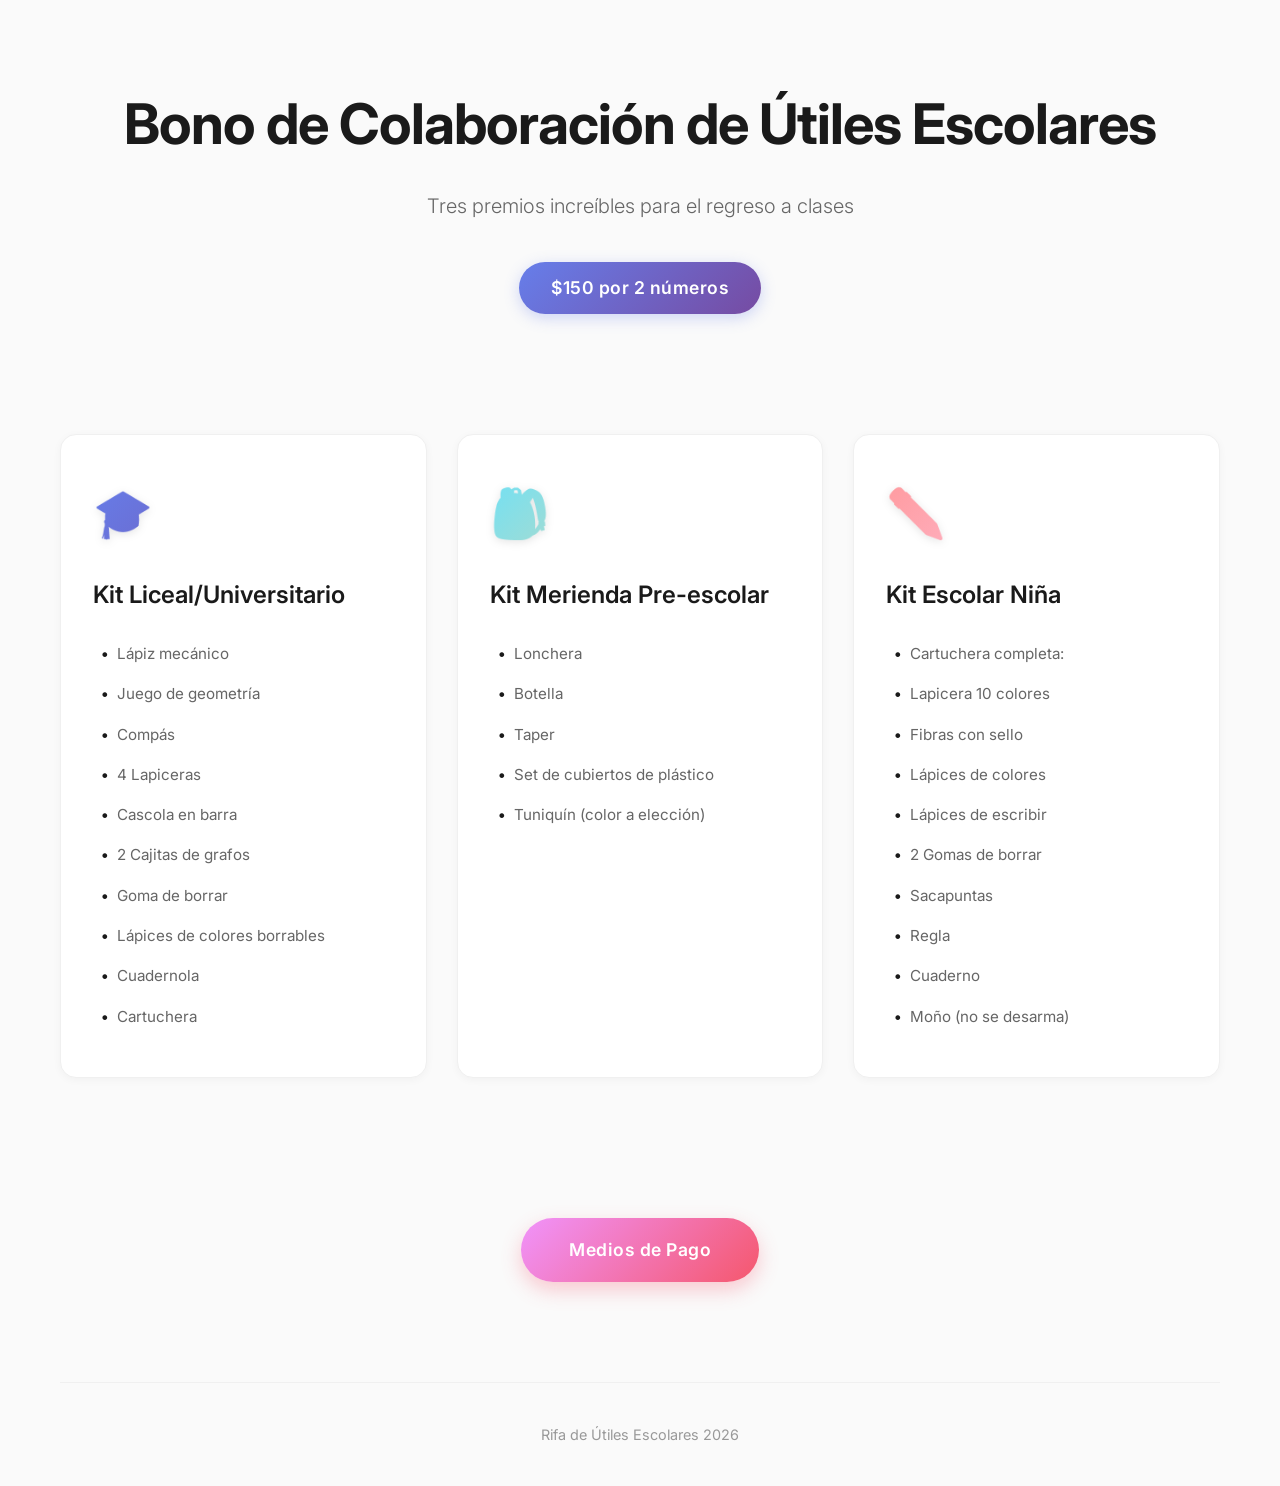
<file: index.html>
<!DOCTYPE html>
<html lang="es">
<head>
    <meta charset="UTF-8">
    <meta name="viewport" content="width=device-width, initial-scale=1.0">
    <title>Bono de Colaboración de Útiles Escolares 2026</title>
    <link href="https://fonts.googleapis.com/css2?family=Inter:wght@300;400;600;700&display=swap" rel="stylesheet">
    <style>
        * {
            margin: 0;
            padding: 0;
            box-sizing: border-box;
        }

        body {
            font-family: 'Inter', sans-serif;
            background: #fafafa;
            color: #1a1a1a;
            line-height: 1.6;
        }

        .container {
            max-width: 1200px;
            margin: 0 auto;
            padding: 0 20px;
        }

        /* Header */
        header {
            padding: 80px 0 60px;
            text-align: center;
        }

        h1 {
            font-size: 3.5rem;
            font-weight: 700;
            margin-bottom: 20px;
            letter-spacing: -1px;
        }

        .subtitle {
            font-size: 1.25rem;
            color: #666;
            font-weight: 300;
            margin-bottom: 40px;
        }

        .price-badge {
            display: inline-block;
            background: linear-gradient(135deg, #667eea 0%, #764ba2 100%);
            color: white;
            padding: 12px 32px;
            border-radius: 50px;
            font-size: 1.1rem;
            font-weight: 600;
            letter-spacing: 0.5px;
            box-shadow: 0 4px 15px rgba(102, 126, 234, 0.3);
        }

        /* Cards Grid */
        .cards-grid {
            display: grid;
            grid-template-columns: repeat(auto-fit, minmax(320px, 1fr));
            gap: 30px;
            padding: 60px 0;
        }

        .card {
            background: white;
            border-radius: 16px;
            padding: 40px 32px;
            box-shadow: 0 2px 8px rgba(0,0,0,0.04);
            transition: all 0.3s ease;
            border: 1px solid #f0f0f0;
        }

        .card:hover {
            transform: translateY(-8px);
            box-shadow: 0 12px 24px rgba(0,0,0,0.08);
            border-color: #667eea;
        }

        .card-icon {
            font-size: 3rem;
            margin-bottom: 24px;
            filter: drop-shadow(0 2px 4px rgba(0,0,0,0.1));
        }

        .card:nth-child(1) .card-icon {
            background: linear-gradient(135deg, #667eea, #764ba2);
            -webkit-background-clip: text;
            -webkit-text-fill-color: transparent;
            background-clip: text;
        }

        .card:nth-child(2) .card-icon {
            background: linear-gradient(135deg, #70e1f5, #ffd194);
            -webkit-background-clip: text;
            -webkit-text-fill-color: transparent;
            background-clip: text;
        }

        .card:nth-child(3) .card-icon {
            background: linear-gradient(135deg, #ff9a9e, #fecfef);
            -webkit-background-clip: text;
            -webkit-text-fill-color: transparent;
            background-clip: text;
        }

        .card-title {
            font-size: 1.5rem;
            font-weight: 600;
            margin-bottom: 20px;
            color: #1a1a1a;
        }

        .card-list {
            list-style: none;
            padding: 0;
            margin-bottom: 0;
        }

        .card-list li {
            padding: 8px 0;
            color: #666;
            font-size: 0.95rem;
            position: relative;
            padding-left: 24px;
        }

        .card-list li:before {
            content: "•";
            position: absolute;
            left: 8px;
            color: #1a1a1a;
            font-weight: 600;
        }

        /* CTA Section */
        .cta-section {
            text-align: center;
            padding: 80px 0 100px;
        }

        .cta-button {
            display: inline-block;
            background: linear-gradient(135deg, #f093fb 0%, #f5576c 100%);
            color: white;
            padding: 18px 48px;
            border-radius: 50px;
            text-decoration: none;
            font-size: 1.1rem;
            font-weight: 600;
            transition: all 0.3s ease;
            letter-spacing: 0.5px;
            box-shadow: 0 8px 20px rgba(245, 87, 108, 0.3);
        }

        .cta-button:hover {
            background: linear-gradient(135deg, #f5576c 0%, #f093fb 100%);
            transform: scale(1.05);
            box-shadow: 0 12px 28px rgba(245, 87, 108, 0.4);
        }

        /* Footer */
        footer {
            text-align: center;
            padding: 40px 0;
            color: #999;
            font-size: 0.9rem;
            border-top: 1px solid #f0f0f0;
        }

        /* Responsive */
        @media (max-width: 768px) {
            h1 {
                font-size: 2.5rem;
            }

            .subtitle {
                font-size: 1.1rem;
            }

            .cards-grid {
                grid-template-columns: 1fr;
                gap: 20px;
                padding: 40px 0;
            }

            .card {
                padding: 32px 24px;
            }

            header {
                padding: 60px 0 40px;
            }

            .cta-section {
                padding: 60px 0 80px;
            }
        }

        @media (max-width: 480px) {
            h1 {
                font-size: 2rem;
            }

            .price-badge {
                font-size: 1rem;
                padding: 10px 24px;
            }

            .card-title {
                font-size: 1.3rem;
            }

            .cta-button {
                padding: 16px 40px;
                font-size: 1rem;
            }
        }

        /* Animation */
        @keyframes fadeIn {
            from {
                opacity: 0;
                transform: translateY(20px);
            }
            to {
                opacity: 1;
                transform: translateY(0);
            }
        }

        .card {
            animation: fadeIn 0.6s ease-out;
        }

        .card:nth-child(1) {
            animation-delay: 0.1s;
        }

        .card:nth-child(2) {
            animation-delay: 0.2s;
        }

        .card:nth-child(3) {
            animation-delay: 0.3s;
        }
    </style>
</head>
<body>
    <div class="container">
        <header>
            <h1>Bono de Colaboración de Útiles Escolares</h1>
            <p class="subtitle">Tres premios increíbles para el regreso a clases</p>
            <div class="price-badge">$150 por 2 números</div>
        </header>

        <section class="cards-grid">
            <!-- Card 1: Kit Liceal -->
            <div class="card">
                <div class="card-icon">🎓</div>
                <h2 class="card-title">Kit Liceal/Universitario</h2>
                <ul class="card-list">
                    <li>Lápiz mecánico</li>
                    <li>Juego de geometría</li>
                    <li>Compás</li>
                    <li>4 Lapiceras</li>
                    <li>Cascola en barra</li>
                    <li>2 Cajitas de grafos</li>
                    <li>Goma de borrar</li>
                    <li>Lápices de colores borrables</li>
                    <li>Cuadernola</li>
                    <li>Cartuchera</li>
                </ul>
            </div>

            <!-- Card 2: Kit Merienda -->
            <div class="card">
                <div class="card-icon">🎒</div>
                <h2 class="card-title">Kit Merienda Pre-escolar</h2>
                <ul class="card-list">
                    <li>Lonchera</li>
                    <li>Botella</li>
                    <li>Taper</li>
                    <li>Set de cubiertos de plástico</li>
                    <li>Tuniquín (color a elección)</li>
                </ul>
            </div>

            <!-- Card 3: Kit Escolar Niña -->
            <div class="card">
                <div class="card-icon">✏️</div>
                <h2 class="card-title">Kit Escolar Niña</h2>
                <ul class="card-list">
                    <li>Cartuchera completa:</li>
                    <li>Lapicera 10 colores</li>
                    <li>Fibras con sello</li>
                    <li>Lápices de colores</li>
                    <li>Lápices de escribir</li>
                    <li>2 Gomas de borrar</li>
                    <li>Sacapuntas</li>
                    <li>Regla</li>
                    <li>Cuaderno</li>
                    <li>Moño (no se desarma)</li>
                </ul>
            </div>
        </section>

        <section class="cta-section">
            <a href="./pages/medios-pago.html" class="cta-button">Medios de Pago</a>
        </section>

        <footer>
            <p>Rifa de Útiles Escolares 2026</p>
        </footer>
    </div>
</body>
</html>
</file>
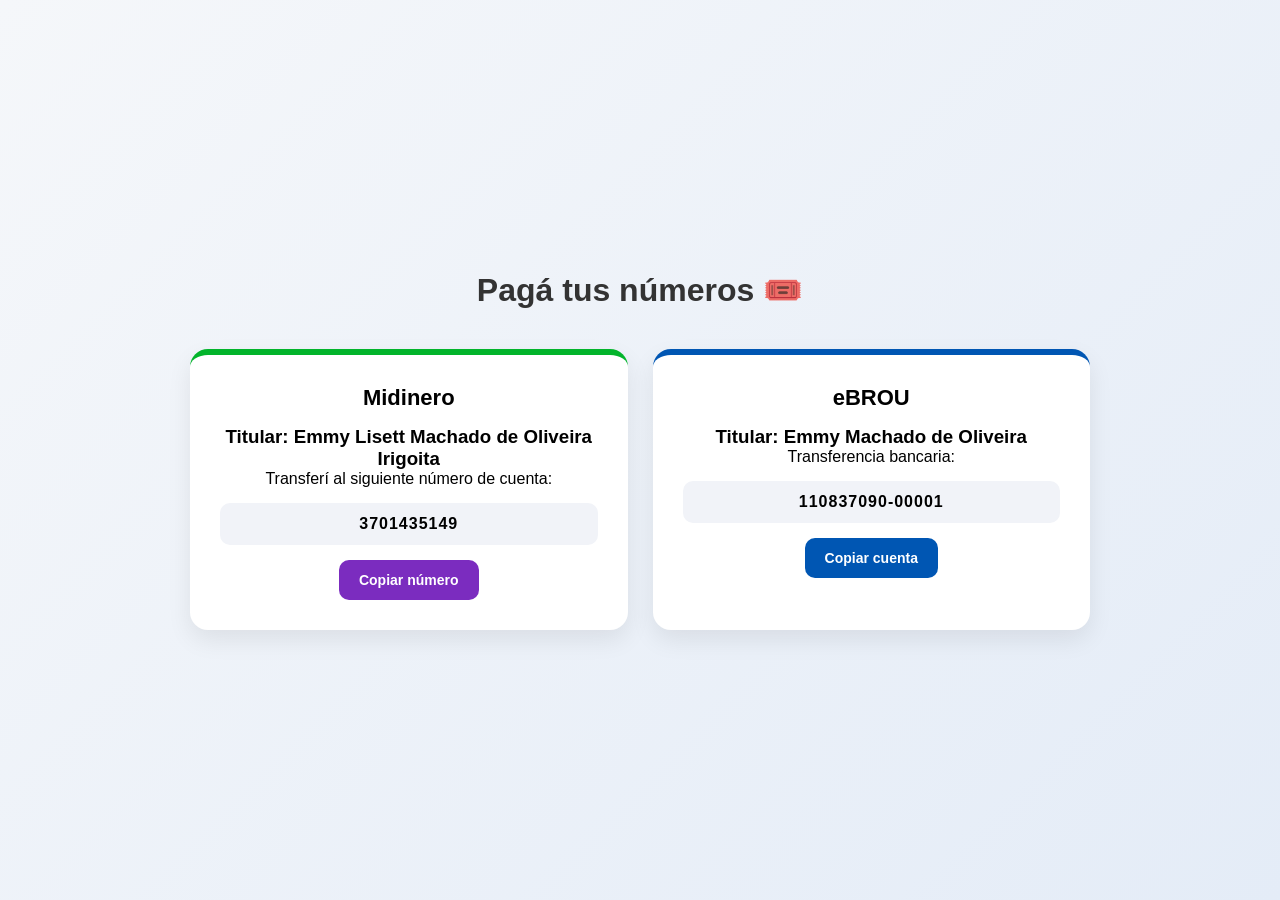
<file: pages/medios-pago.html>
<!DOCTYPE html>
<html lang="es">

<head>
    <meta charset="UTF-8">
    <meta name="viewport" content="width=device-width, initial-scale=1.0">
    <link rel="stylesheet" href="../css/style.css">
    <title>Medios de pago</title>
</head>

<body>
    <main class="container">
        <h1>Pagá tus números 🎟️</h1>
        <div class="cards">

            <!-- MIDINERO -->
            <div class="card midinero">
                <h2>Midinero</h2>
                <h3><strong>Titular:</strong> Emmy Lisett Machado de Oliveira Irigoita</h3>
                <p>Transferí al siguiente número de cuenta:</p>
                <div class="numero" id="numMidinero">3701435149</div>
                <button onclick="copiar('numMidinero','msg1')">Copiar número</button>
                
                <div class="mensaje" id="msg1">¡Número copiado!</div>
            </div>

            <!-- EBROU -->
            <div class="card ebrou">
                <h2>eBROU</h2>
                <h3><strong>Titular:</strong> Emmy Machado de Oliveira</h3>
                <p>Transferencia bancaria:</p>
                <div class="numero" id="numEbrou">110837090-00001</div>
                <button onclick="copiar('numEbrou','msg2')">Copiar cuenta</button>
                <div class="mensaje" id="msg2">¡Cuenta copiada!</div>
            </div>

        </div>
    </main>
    
    <script src="../JS/app.js"></script>
</body>

</html>
</file>
<file: css/style.css>
* {
    margin: 0;
    padding: 0;
    box-sizing: border-box;
    font-family: 'Segoe UI', sans-serif;
}

body {
    background: linear-gradient(135deg, #f5f7fa, #e4ecf7);
    display: flex;
    justify-content: center;
    align-items: center;
    min-height: 100vh;
    padding: 20px;
}

.container {
    max-width: 900px;
    width: 100%;
}

h1 {
    text-align: center;
    margin-bottom: 40px;
    color: #333;
}

.cards {
    display: grid;
    grid-template-columns: repeat(auto-fit, minmax(280px, 1fr));
    gap: 25px;
}

.card {
    background: white;
    padding: 30px;
    border-radius: 18px;
    box-shadow: 0 10px 25px rgba(0, 0, 0, 0.08);
    transition: 0.3s ease;
    text-align: center;
}

.card:hover {
    transform: translateY(-5px);
}

.card h2 {
    margin-bottom: 15px;
    font-size: 22px;
}

.midinero {
    border-top: 6px solid #02b42b;
}

.ebrou {
    border-top: 6px solid #0056b3;
}

.numero {
    background: #f1f3f8;
    padding: 12px;
    border-radius: 10px;
    margin: 15px 0;
    font-weight: bold;
    letter-spacing: 1px;
    font-size: 16px;
}

button {
    padding: 12px 20px;
    border: none;
    border-radius: 10px;
    cursor: pointer;
    font-weight: bold;
    font-size: 14px;
    transition: 0.2s ease;
}

.midinero button {
    background-color: #7b2cbf;
    color: white;
}

.midinero button:hover {
    background-color: #6920a3;
}

.ebrou button {
    background-color: #0056b3;
    color: white;
}

.ebrou button:hover {
    background-color: #003f86;
}

.mensaje {
    margin-top: 10px;
    font-size: 14px;
    color: green;
    display: none;
}

@media (max-width: 480px) {
    h1 {
        font-size: 20px;
    }
}
</file>
